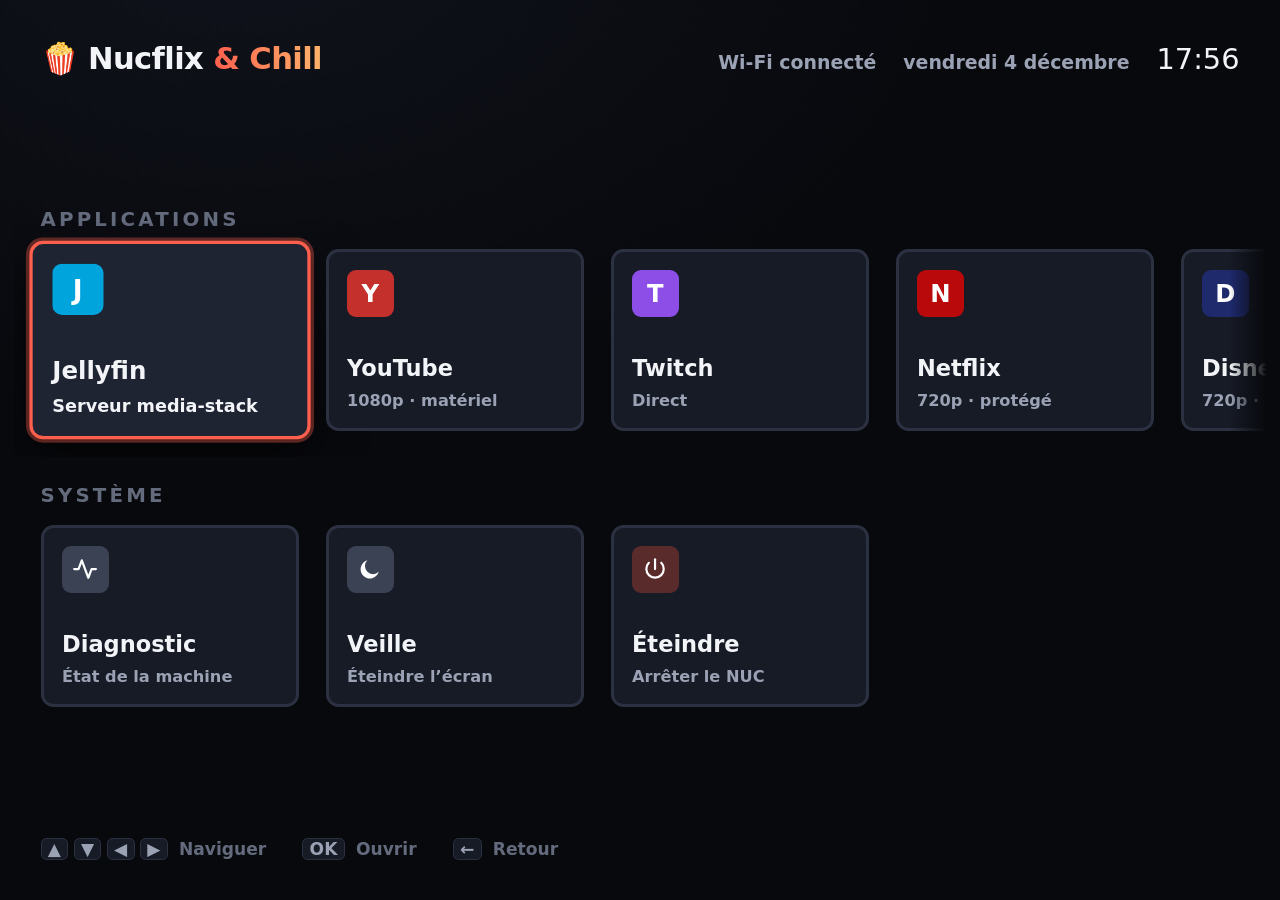
<file: apps/tv-shell/index.html>
<!doctype html>
<html lang="fr">
<head>
  <meta charset="utf-8">
  <meta name="viewport" content="width=device-width, initial-scale=1">
  <title>Nucflix &amp; Chill</title>
  <link rel="stylesheet" href="styles.css">
</head>
<body>
  <header class="barre">
    <h1 class="marque">🍿 Nucflix <span class="suite">&amp; Chill</span></h1>
    <div class="etat">
      <span class="reseau" id="reseau" data-ok="oui">Wi-Fi connecté</span>
      <span class="date" id="date"></span>
      <span class="heure" id="heure">--:--</span>
    </div>
  </header>

  <main class="rangees" id="rangees" aria-label="Écran d'accueil"></main>

  <footer class="aide">
    <span><kbd>▲</kbd><kbd>▼</kbd><kbd>◀</kbd><kbd>▶</kbd> Naviguer</span>
    <span><kbd>OK</kbd> Ouvrir</span>
    <span><kbd>←</kbd> Retour</span>
  </footer>

  <div class="voile" id="voile" role="status" aria-live="polite">
    <p id="voile-texte"></p>
  </div>

  <script src="app.js"></script>
</body>
</html>
</file>
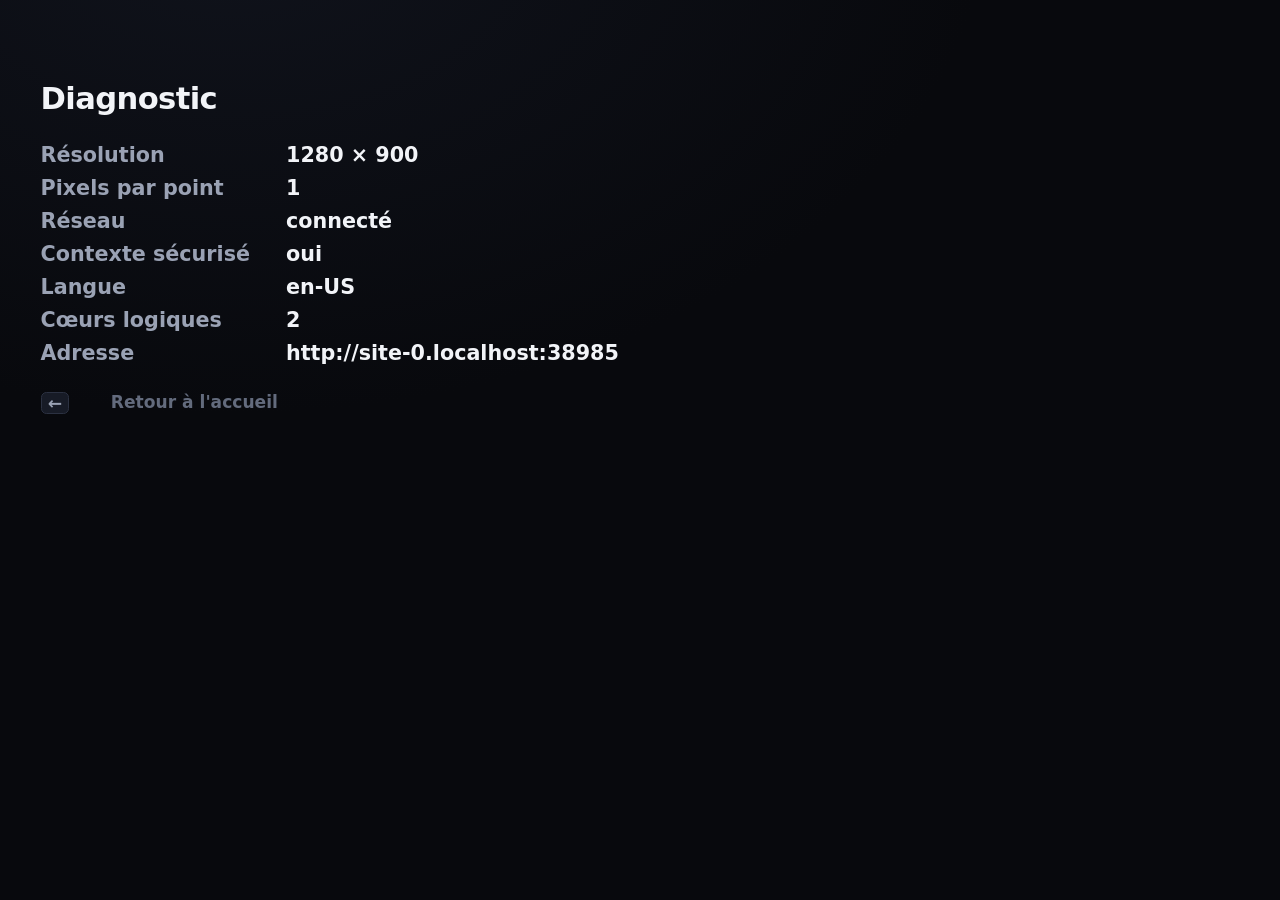
<file: apps/tv-shell/diagnostic.html>
<!doctype html><html lang="fr"><head><meta charset="utf-8"><title>Diagnostic</title>
<link rel="stylesheet" href="styles.css">
<style>.page{padding:var(--marge-sure);display:flex;flex-direction:column;gap:var(--e3)}
 dl{display:grid;grid-template-columns:auto 1fr;gap:var(--e1) var(--e4);font-size:2.3vh}
 dt{color:var(--texte-doux);font-weight:600}dd{font-weight:700}</style></head>
<body><div class="page">
 <h1 class="marque">Diagnostic</h1>
 <dl id="d"></dl>
 <p class="aide" style="padding:0"><kbd>←</kbd> Retour à l'accueil</p>
</div>
<script>
 const l={'Résolution':`${screen.width} × ${screen.height}`,
   'Pixels par point':devicePixelRatio,'Réseau':navigator.onLine?'connecté':'hors ligne',
   'Contexte sécurisé':isSecureContext?'oui':'non','Langue':navigator.language,
   'Cœurs logiques':navigator.hardwareConcurrency,'Adresse':location.origin};
 d.innerHTML=Object.entries(l).map(([k,v])=>`<dt>${k}</dt><dd>${v}</dd>`).join('');
 addEventListener('keydown',e=>{if(e.key==='Backspace'||e.key==='ArrowLeft')history.back();});
</script></body></html>
</file>
<file: apps/tv-shell/styles.css>
/* ===================================================================
   Nucflix & Chill — feuille de style du shell TV
   Cible unique : 1920x1080, vu a ~3 metres, pilote au pave directionnel.
   Unites en vh pour rester proportionnel si la resolution change.
   =================================================================== */

:root {
  /* Surfaces — gris tres sombres, neutres, sans teinte violette */
  --fond:        #08090d;
  --fond-haut:   #10131c;
  --surface:     #171b26;
  --surface-haut:#1f2433;
  --bordure:     #2b3141;

  /* Texte */
  --texte:       #f2f4f8;
  --texte-doux:  #9aa2b4;
  --texte-faible:#636b7d;

  /* Accent unique, repris du logo. Reserve au focus : rien d'autre
     dans l'interface ne doit utiliser cette couleur. */
  --accent:      #ff5f4d;
  --accent-clair:#ffb26b;

  /* Zone de securite : les televiseurs rognent les bords de l'image */
  --marge-sure:  4.5vh;

  /* Echelle d'espacement — multiples de 0.5vh, aucune valeur inventee */
  --e1: 1vh;  --e2: 2vh;  --e3: 3vh;  --e4: 4vh;  --e6: 6vh;

  --rayon:       1.4vh;
  --transition:  180ms cubic-bezier(.2,.7,.3,1);
}

* { margin: 0; padding: 0; box-sizing: border-box; }

html, body {
  height: 100%;
  overflow: hidden;            /* une interface TV ne defile jamais */
  background: var(--fond);
  color: var(--texte);
  font-family: system-ui, -apple-system, "Segoe UI", Roboto, sans-serif;
  /* Pas de curseur : il n'y a pas de souris sur un televiseur */
  cursor: none;
  user-select: none;
}

body {
  background: radial-gradient(120vh 80vh at 18% -10%, var(--fond-haut) 0%, var(--fond) 70%);
  display: flex;
  flex-direction: column;
  padding: var(--marge-sure) 0;
}

/* ---------- Barre d'etat ---------- */

.barre {
  display: flex;
  align-items: baseline;
  justify-content: space-between;
  padding: 0 var(--marge-sure);
  flex-shrink: 0;
}

.marque {
  font-size: 3.4vh;
  font-weight: 800;
  letter-spacing: -0.02em;
}
.marque .suite {
  background: linear-gradient(90deg, var(--accent), var(--accent-clair));
  -webkit-background-clip: text;
  background-clip: text;
  -webkit-text-fill-color: transparent;
}

.etat {
  display: flex;
  align-items: baseline;
  gap: var(--e3);
  color: var(--texte-doux);
  font-size: 2.1vh;
  font-weight: 600;
}
.etat .heure {
  font-size: 3.2vh;
  font-weight: 300;
  color: var(--texte);
  font-variant-numeric: tabular-nums;
}
.etat .reseau[data-ok="non"] { color: var(--accent); }

/* ---------- Corps : les rangees ---------- */

.rangees {
  flex: 1;
  display: flex;
  flex-direction: column;
  justify-content: center;
  gap: var(--e6);
  padding: 0 var(--marge-sure);
  min-height: 0;
}

.rangee > h2 {
  font-size: 2.2vh;
  font-weight: 700;
  letter-spacing: 0.16em;
  text-transform: uppercase;
  color: var(--texte-faible);
  margin-bottom: var(--e2);
}

.tuiles {
  display: flex;
  gap: var(--e3);
  list-style: none;
  /* Reserve de fin de piste : la derniere tuile ne colle jamais au bord,
     ce qui la protege de l'overscan du televiseur. */
  padding-right: var(--e4);
}

/* ---------- Piste glissante ----------
   La rangee defile horizontalement pour garder la tuile selectionnee a l'ecran.
   Le padding + marge negative laisse respirer l'agrandissement et le halo du
   focus, tout en clippant proprement au-dela. */

.piste {
  padding: var(--e3);
  margin: calc(var(--e3) * -1);
  overflow: hidden;
  /* Degrade sur le bord droit : indique qu'il reste des tuiles */
  -webkit-mask-image: linear-gradient(90deg, #000 0, #000 97%, transparent 100%);
          mask-image: linear-gradient(90deg, #000 0, #000 97%, transparent 100%);
}

.tuiles {
  position: relative;     /* repere stable pour calculer le defilement */
  transition: transform var(--transition);
  will-change: transform;
}

/* ---------- Une tuile ---------- */

.tuile {
  all: unset;                       /* on repart d'un <button> nu */
  display: flex;
  flex-direction: column;
  justify-content: flex-end;
  gap: var(--e1);
  width: 24vh;
  height: 15.5vh;
  padding: var(--e2);
  background: var(--surface);
  border: 0.35vh solid var(--bordure);
  border-radius: var(--rayon);
  transition: transform var(--transition), background var(--transition),
              border-color var(--transition), box-shadow var(--transition);
  position: relative;
  overflow: hidden;
}

/* Pastille d'identite : un monogramme ou un symbole dessine.
   Jamais un logo de marque copie. */
.tuile .marqueur {
  position: absolute;
  top: var(--e2);
  left: var(--e2);
  width: 5.2vh;
  height: 5.2vh;
  border-radius: 1vh;
  display: grid;
  place-items: center;
  font-size: 2.7vh;
  font-weight: 800;
  color: #fff;
  flex-shrink: 0;
}
.tuile .marqueur svg { width: 2.9vh; height: 2.9vh; display: block; }

.tuile .nom     { font-size: 2.5vh; font-weight: 700; line-height: 1.15; }
.tuile .detail  { font-size: 1.8vh; font-weight: 600; color: var(--texte-doux); }

/* L'etat de focus : il doit etre impossible a manquer a 3 metres.
   Quatre signaux cumules — agrandissement, bordure, fond, halo. */
.tuile:focus-visible,
.tuile.focus {
  outline: none;
  transform: scale(1.09);
  background: var(--surface-haut);
  border-color: var(--accent);
  box-shadow: 0 0 0 0.35vh rgba(255,95,77,.35),
              0 2vh 5vh rgba(0,0,0,.6);
}
.tuile.focus .detail { color: var(--texte); }

/* Indisponible : signale par le texte ET l'opacite, jamais par la couleur seule */
.tuile[aria-disabled="true"] { opacity: .45; }

/* ---------- Pied : aide a la navigation ---------- */

.aide {
  display: flex;
  gap: var(--e4);
  padding: 0 var(--marge-sure);
  color: var(--texte-faible);
  font-size: 1.9vh;
  font-weight: 600;
  flex-shrink: 0;
}
.aide kbd {
  display: inline-block;
  min-width: 2.8vh;
  padding: 0 .7vh;
  margin-right: .6vh;
  background: var(--surface);
  border: 0.2vh solid var(--bordure);
  border-radius: .6vh;
  font: inherit;
  text-align: center;
  color: var(--texte-doux);
}

/* ---------- Voile de lancement ---------- */

.voile {
  position: fixed;
  inset: 0;
  background: rgba(8,9,13,.94);
  display: grid;
  place-items: center;
  gap: var(--e2);
  opacity: 0;
  pointer-events: none;
  transition: opacity 200ms ease;
}
.voile[data-visible="oui"] { opacity: 1; }
.voile p { font-size: 3.4vh; font-weight: 700; }

@media (prefers-reduced-motion: reduce) {
  * { transition-duration: 1ms !important; }
  .tuile.focus { transform: none; }
}
</file>
